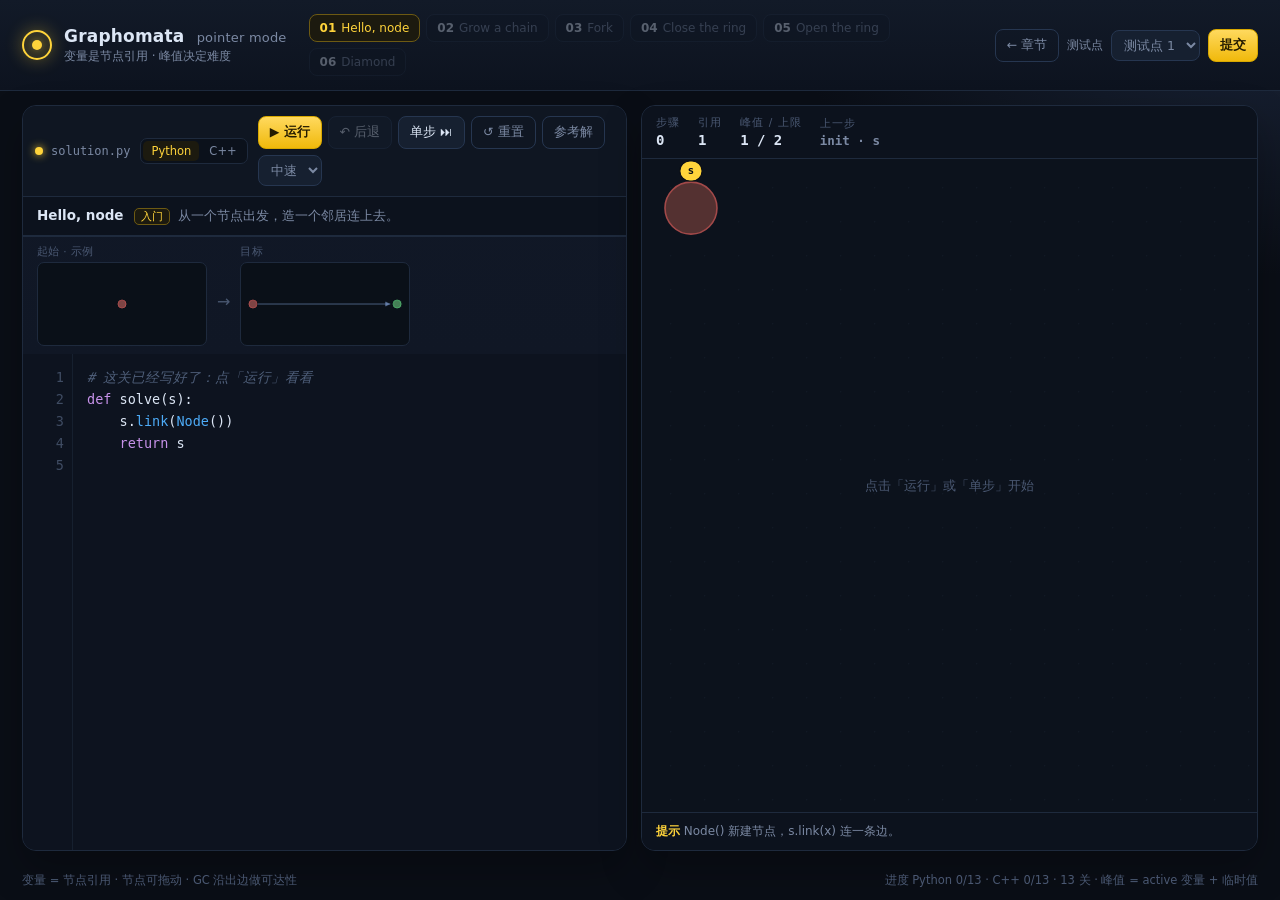
<file: index.html>
<!doctype html>
<html lang="zh-CN">
<head>
<meta charset="utf-8">
<title>Graphomata</title>
<meta http-equiv="refresh" content="0; url=web/">
</head>
<body>
<p>正在进入 <a href="web/">Graphomata</a> …</p>
</body>
</html>
</file>
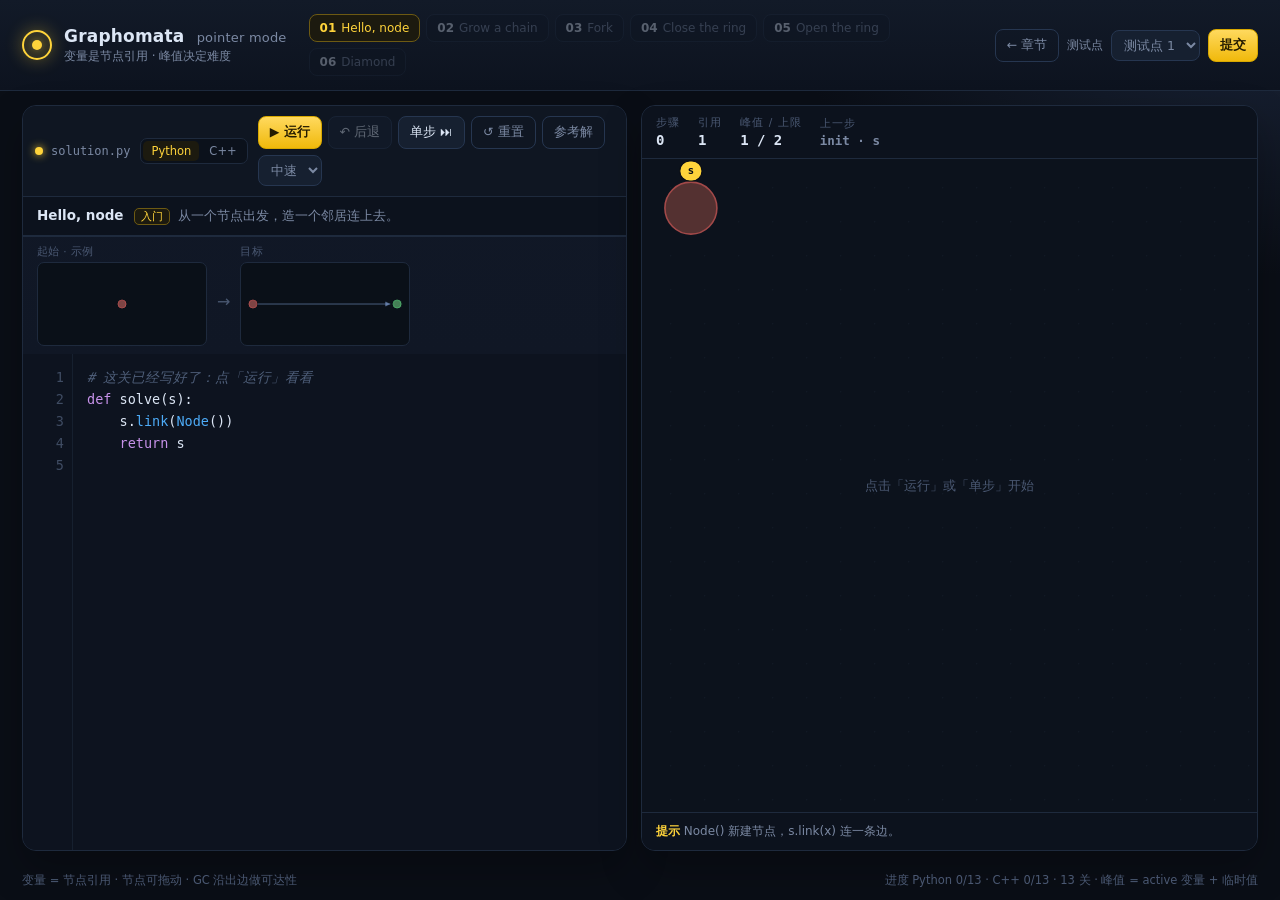
<file: web/index.html>
<!doctype html>
<html lang="zh-CN">
<head>
<meta charset="utf-8">
<meta name="viewport" content="width=device-width, initial-scale=1">
<title>Graphomata · Pointer</title>
<meta http-equiv="refresh" content="0; url=ptr/">
<style>
  html, body { height: 100%; margin: 0; background: #0a0e16; color: #dce6f5;
               font-family: system-ui, -apple-system, "Noto Sans SC", sans-serif; }
  .wrap { height: 100%; display: flex; align-items: center; justify-content: center; flex-direction: column; gap: 10px; }
  a { color: #ffd43b; }
  p { color: #7b89a3; font-size: 13px; }
</style>
</head>
<body>
<div class="wrap">
  <h1>Graphomata · Pointer Mode</h1>
  <p>正在进入 <a href="ptr/">ptr/</a> …</p>
</div>
</body>
</html>
</file>
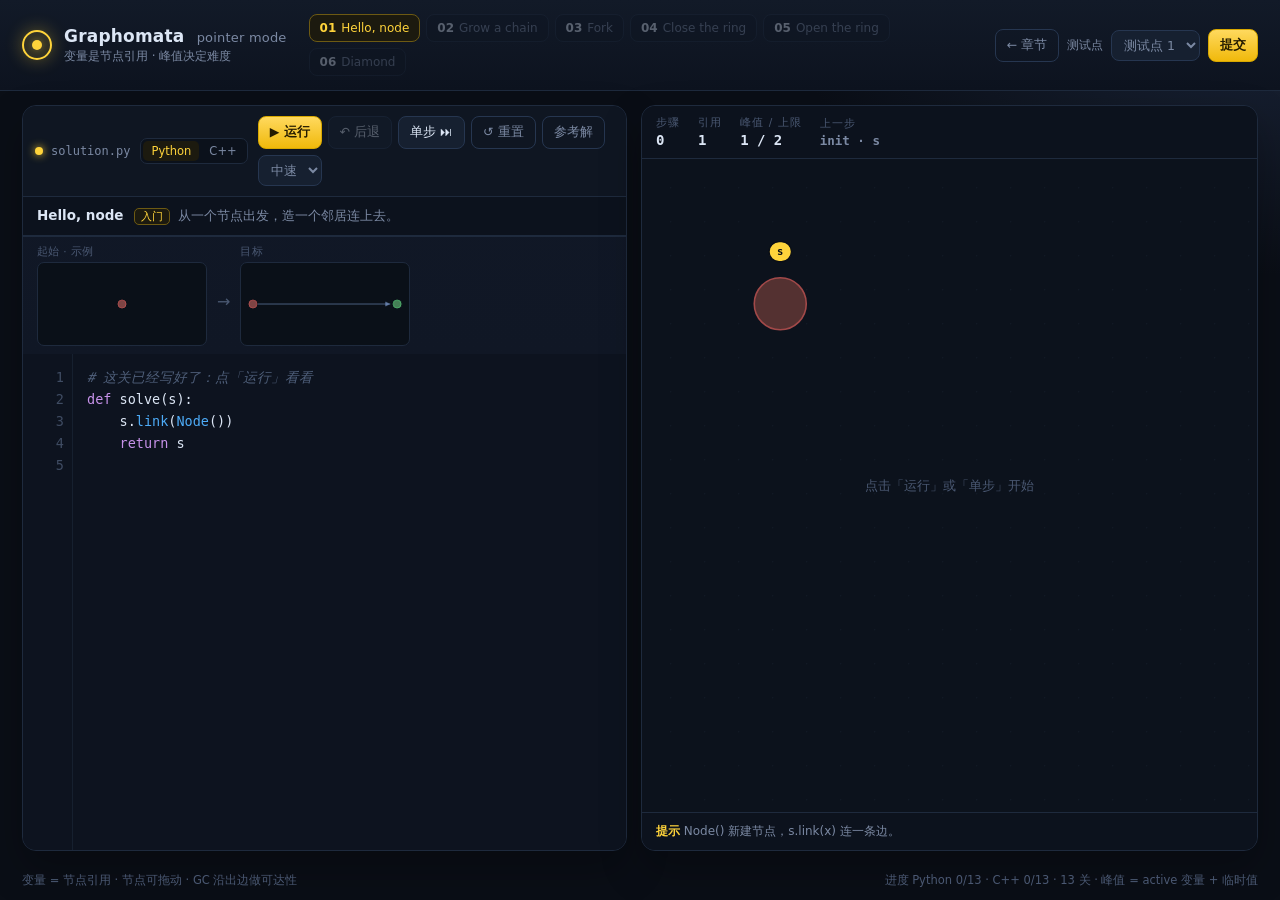
<file: web/ptr/index.html>
<!doctype html>
<html lang="zh-CN">
<head>
<meta charset="utf-8">
<meta name="viewport" content="width=device-width, initial-scale=1">
<title>Graphomata · Pointer</title>
<link rel="stylesheet" href="../style.css?v=4">
<style>
  .card.editor-card .msg { display: none; }
  .card.editor-card .msg.on { display: block; }
  .pointer-note { color: var(--faint); font-size: 11.5px; }
  #stage { touch-action: none; }
  button:disabled { opacity: .35; cursor: default; }
  .langs { display: flex; gap: 2px; background: #0b111b; border: 1px solid var(--line); border-radius: 7px; padding: 2px; }
  .langs button { border: 0; background: transparent; color: var(--dim); font-size: 11.5px; padding: 3px 8px; border-radius: 5px; cursor: pointer; }
  .langs button.on { background: #1c1a0f; color: var(--accent); }
  .verdict.case { color: #ffd43b; }
  .verdict.case.show { border-color: #6d5a13; background: #1c1a0f; }
  .levels button.solved::after { content: "✓"; color: #51cf66; margin-left: 5px; }
  #game-view { flex: 1; min-height: 0; display: flex; flex-direction: column; }
  #game-view[hidden] { display: none; }
  .chapter-view[hidden] { display: none; }
  .chapter-view { flex: 1; min-height: 0; overflow: auto; display: flex; justify-content: center; padding: 46px 24px 60px; }
  .chapter-wrap { width: min(1020px, 100%); }
  .chapter-hero { display: flex; align-items: center; gap: 14px; margin-bottom: 30px; }
  .chapter-hero h1 { margin: 0; font-size: 26px; letter-spacing: -.3px; }
  .chapter-hero h1 span { color: var(--faint); font-size: 13px; font-weight: 400; }
  .chapter-hero p { margin: 4px 0 0; color: var(--dim); font-size: 13px; }
  .chapter-view h2 { margin: 0 0 4px; font-size: 18px; }
  .chapter-hint { margin: 0 0 18px; color: var(--faint); font-size: 12px; }
  .chapter-cards { display: grid; grid-template-columns: 1fr 1fr; gap: 16px; }
  .chapter-card { border: 1px solid var(--line); background: #0d131f; border-radius: 14px; padding: 22px; cursor: pointer; transition: .15s; }
  .chapter-card:hover { border-color: #31425e; }
  .chapter-card.locked { opacity: .55; cursor: not-allowed; }
  .chapter-card h3 { margin: 0 0 8px; font-size: 18px; }
  .chapter-card p { margin: 0 0 16px; color: var(--dim); font-size: 12.5px; line-height: 1.65; }
  .chapter-card .prog { font-family: var(--mono); font-size: 12px; color: var(--accent); }
  .chapter-card .lock { margin-top: 10px; color: var(--faint); font-size: 11.5px; }
  .levels button.locked { opacity: .35; cursor: not-allowed; }
  @media (max-width: 760px) { .chapter-cards { grid-template-columns: 1fr; } }

  .example-row { display: flex; align-items: center; gap: 10px; padding: 8px 14px; border-top: 1px solid var(--line); }
  .example { display: flex; flex-direction: column; gap: 3px; }
  .example span { color: var(--faint); font-size: 10.5px; letter-spacing: .03em; }
  .example canvas { width: 170px; height: 84px; border: 1px solid var(--line); border-radius: 7px; background: #0a1018; }
  .example-arrow { color: var(--faint); font-size: 16px; margin-top: 12px; }
  @media (max-width: 900px) { .example canvas { width: 140px; height: 72px; } }
  .brief .diff {
    font-style: normal; font-size: 11px; color: var(--accent);
    border: 1px solid #6d5a13; background: #1c1a0f;
    border-radius: 5px; padding: 1px 6px; margin-right: 8px;
  }
</style>
</head>
<body>

<div id="chapter-view" class="chapter-view">
  <div class="chapter-wrap">
    <div class="chapter-hero">
      <div class="mark"></div>
      <div>
        <h1>Graphomata <span>pointer mode</span></h1>
        <p>图就是内存 · 13 关 · Python / C++</p>
      </div>
    </div>
    <h2>选择章节</h2>
    <p class="chapter-hint">第一章带参考解，先熟悉规则；第二章没有参考解。每通过一关，下一关才会解锁。</p>
    <div id="chapter-cards" class="chapter-cards"></div>
  </div>
</div>

<div id="game-view" hidden>

<header class="top">
  <div class="brand">
    <div class="mark"></div>
    <div>
      <h1>Graphomata <span>pointer mode</span></h1>
      <p>变量是节点引用 · 峰值决定难度</p>
    </div>
  </div>
  <nav id="levels" class="levels" aria-label="关卡"></nav>
  <div class="seedbox">
    <button id="back-chapters" class="ghost">← 章节</button>
    <span>测试点</span>
    <select id="case" title="选择测试点"></select>
    <button id="submit" class="primary" title="跑全部测试点，全部通过才算过关">提交</button>
  </div>
</header>

<main>
  <section class="card editor-card">
    <div class="card-head">
      <div class="file"><i></i><span id="file-name">solution.py</span></div>
      <div class="langs">
        <button id="lang-py" class="on">Python</button>
        <button id="lang-cpp">C++</button>
      </div>
      <div class="actions">
        <button id="run" class="primary">▶ 运行</button>
        <button id="back" title="后退一步">↶ 后退</button>
        <button id="step">单步 ⏭</button>
        <button id="reset" class="ghost">↺ 重置</button>
        <button id="load-ref" class="ghost">参考解</button>
        <select id="speed" title="运行速度">
          <option value="390">慢速</option>
          <option value="180" selected>中速</option>
          <option value="68">快速</option>
          <option value="0">瞬时</option>
        </select>
      </div>
    </div>

    <div class="brief">
      <b id="lv-title">—</b>
      <span id="lv-brief"></span>
    </div>

    <div class="example-row">
      <div class="example"><span>起始 · 示例</span><canvas id="ex-start"></canvas></div>
      <div class="example-arrow">→</div>
      <div class="example"><span id="ex-goal-label">目标</span><canvas id="ex-goal"></canvas></div>
    </div>

    <div class="editor">
      <div class="gutter" id="gutter"></div>
      <div class="code-wrap">
        <div class="line-hl" id="line-hl"></div>
        <div class="line-err" id="line-err"></div>
        <pre class="hl" id="hl" aria-hidden="true"></pre>
        <textarea id="code" spellcheck="false" autocapitalize="off" autocomplete="off" autocorrect="off"></textarea>
      </div>
    </div>

    <div class="msg" id="msg"></div>
  </section>

  <section class="card stage-card">
    <div class="stage-head">
      <div class="stat"><span>步骤</span><b id="steps">0</b></div>
      <div class="stat"><span>引用</span><b id="refs">1</b></div>
      <div class="stat"><span>峰值 / 上限</span><b id="peak">1 / 1</b></div>
      <div class="stat wide"><span>上一步</span><b id="lastop">初始化</b></div>
      <div class="verdict" id="verdict"></div>
    </div>

    <div class="canvas-wrap">
      <canvas id="stage"></canvas>
      <div class="empty" id="empty">点击「运行」或「单步」开始</div>
    </div>

    <div class="hint" id="hint"></div>
  </section>
</main>

<footer>
  <span>变量 = 节点引用 · 节点可拖动 · GC 沿出边做可达性</span>
  <span><span id="progress"></span> · <span id="loadinfo"></span></span>
</footer>

</div>

<script src="world.js?v=4"></script>
<script src="parser.js?v=4"></script>
<script src="interp.js?v=4"></script>
<script src="cpp.js?v=4"></script>
<script src="levels.js?v=4"></script>
<script src="app.js?v=4"></script>
</body>
</html>
</file>
<file: web/style.css>
:root {
  --bg: #0a0e16;
  --panel: #111826;
  --panel-2: #0d131f;
  --line: #1e2a3d;
  --ink: #dce6f5;
  --dim: #7b89a3;
  --faint: #4a5872;
  --accent: #ffd43b;
  --green: #51cf66;
  --red: #ff6b6b;
  --blue: #4dabf7;
  --mono: ui-monospace, SFMono-Regular, "DejaVu Sans Mono", Menlo, Consolas, monospace;
  --sans: system-ui, -apple-system, "Segoe UI", "Noto Sans SC", "PingFang SC", sans-serif;
  --lh: 22px;
}

* { box-sizing: border-box; }

html, body {
  height: 100%;
  margin: 0;
}

body {
  display: flex;
  flex-direction: column;
  background:
    radial-gradient(1200px 600px at 70% -10%, #17203300 0%, transparent 60%),
    radial-gradient(900px 500px at 100% 0%, #1a2438 0%, transparent 55%),
    var(--bg);
  color: var(--ink);
  font-family: var(--sans);
  font-size: 14px;
  overflow: hidden;
}

/* ------------------------------------------------------------------ header */
.top {
  display: flex;
  align-items: center;
  gap: 22px;
  padding: 14px 22px;
  border-bottom: 1px solid var(--line);
  background: linear-gradient(180deg, #121a28, #0d131f);
}

.brand { display: flex; align-items: center; gap: 12px; min-width: 260px; }

.mark {
  width: 30px; height: 30px; border-radius: 50%;
  border: 2px solid var(--accent);
  box-shadow: 0 0 18px #ffd43b55, inset 0 0 10px #ffd43b33;
  position: relative;
}
.mark::after {
  content: "";
  position: absolute; inset: 8px;
  border-radius: 50%;
  background: var(--accent);
  box-shadow: 0 0 12px var(--accent);
}

h1 { margin: 0; font-size: 17px; font-weight: 650; letter-spacing: .2px; }
h1 span { color: var(--dim); font-weight: 500; font-size: 13px; margin-left: 6px; }
.brand p { margin: 2px 0 0; color: var(--dim); font-size: 12px; }

.levels { display: flex; gap: 6px; flex-wrap: wrap; flex: 1; }

.levels button {
  border: 1px solid var(--line);
  background: #0e1521;
  color: var(--dim);
  border-radius: 8px;
  padding: 6px 10px;
  font-size: 12px;
  cursor: pointer;
  transition: .15s;
}
.levels button b { color: var(--ink); font-weight: 600; margin-right: 5px; }
.levels button:hover { border-color: #31425e; color: var(--ink); }
.levels button.on {
  border-color: #6d5a13;
  background: #1c1a0f;
  color: var(--accent);
}
.levels button.on b { color: var(--accent); }

.seedbox { display: flex; align-items: center; gap: 8px; color: var(--dim); font-size: 12px; font-family: var(--mono); }
.seedbox b { color: var(--ink); }

/* -------------------------------------------------------------------- main */
main {
  flex: 1;
  min-height: 0;
  display: grid;
  grid-template-columns: minmax(430px, 1fr) minmax(430px, 1.02fr);
  gap: 14px;
  padding: 14px 22px;
}

.card {
  background: linear-gradient(180deg, #111827, #0e1521);
  border: 1px solid var(--line);
  border-radius: 14px;
  min-height: 0;
  display: flex;
  flex-direction: column;
  overflow: hidden;
  box-shadow: 0 18px 40px #00000040;
}

.card-head {
  display: flex;
  align-items: center;
  justify-content: space-between;
  gap: 10px;
  padding: 10px 12px;
  border-bottom: 1px solid var(--line);
  background: #0f1622;
}

.file { display: flex; align-items: center; gap: 8px; color: var(--dim); font-family: var(--mono); font-size: 12px; }
.file i { width: 8px; height: 8px; border-radius: 50%; background: var(--accent); box-shadow: 0 0 8px var(--accent); }

.actions { display: flex; gap: 6px; align-items: center; flex-wrap: wrap; }

button, select {
  font-family: var(--sans);
  font-size: 12.5px;
  color: var(--ink);
  background: #162030;
  border: 1px solid #263650;
  border-radius: 8px;
  padding: 7px 11px;
  cursor: pointer;
  transition: .15s;
}
button:hover, select:hover { border-color: #3a5074; background: #1a2638; }
button:active { transform: translateY(1px); }
button.primary {
  background: linear-gradient(180deg, #ffd95e, #f0b90b);
  color: #241b00;
  border-color: #d8a800;
  font-weight: 700;
}
button.primary:hover { filter: brightness(1.06); }
button.ghost { background: transparent; color: var(--dim); }
button:disabled { opacity: .45; cursor: default; transform: none; }

select { padding: 6px 8px; color: var(--dim); }

.brief {
  display: flex;
  gap: 10px;
  align-items: baseline;
  padding: 10px 14px;
  border-bottom: 1px solid var(--line);
  font-size: 13px;
  color: var(--dim);
  background: #0c121d;
}
.brief b { color: var(--ink); white-space: nowrap; font-size: 13.5px; }

/* ------------------------------------------------------------------ editor */
.editor {
  display: flex;
  flex: 1;
  min-height: 0;
  background: var(--panel-2);
}

.gutter {
  width: 50px;
  flex: none;
  padding: 12px 8px 12px 0;
  text-align: right;
  color: #3f4c63;
  font-family: var(--mono);
  font-size: 13.5px;
  line-height: var(--lh);
  overflow: hidden;
  user-select: none;
  border-right: 1px solid #16202f;
}
.gutter div { height: var(--lh); }
.gutter div.active { color: var(--accent); }
.gutter div.error { color: var(--red); }

.code-wrap { position: relative; flex: 1; min-width: 0; }

.hl, textarea#code {
  position: absolute;
  inset: 0;
  margin: 0;
  padding: 12px 14px;
  border: 0;
  font-family: var(--mono);
  font-size: 13.5px;
  line-height: var(--lh);
  white-space: pre;
  tab-size: 4;
  overflow: auto;
}

.hl {
  pointer-events: none;
  overflow: hidden;
  color: var(--ink);
  z-index: 1;
}

textarea#code {
  color: transparent;
  background: transparent;
  caret-color: var(--accent);
  resize: none;
  outline: none;
  z-index: 2;
}
textarea#code::selection { background: rgba(77, 171, 247, 0.22); }
textarea#code.composing { color: var(--ink); background: #0d131f; }

.line-hl, .line-err {
  position: absolute;
  left: 0;
  right: 0;
  height: var(--lh);
  z-index: 0;
  pointer-events: none;
  display: none;
}
.line-hl { background: #ffd43b0d; border-left: 2px solid #ffd43b66; }
.line-err { background: #ff6b6b14; border-left: 2px solid var(--red); }

/* syntax */
.tok-kw { color: #c792ea; }
.tok-str { color: #a5e075; }
.tok-com { color: #4f5f7a; font-style: italic; }
.tok-num { color: #f2b36b; }
.tok-bi { color: var(--blue); }
.tok-cur { color: var(--accent); font-weight: 600; }
.tok-w { color: #7ee0d0; }

/* ------------------------------------------------------------------- msg */
.msg {
  display: none;
  padding: 8px 14px;
  font-family: var(--mono);
  font-size: 12px;
  border-top: 1px solid #3a1d22;
  background: #1d0f13;
  color: #ff9d9d;
}
.msg.on { display: block; }
.msg.ok { background: #0f1d14; border-color: #1e3a27; color: #86e29b; }

.console {
  border-top: 1px solid var(--line);
  background: #0b111b;
  display: flex;
  gap: 10px;
  padding: 8px 14px;
  min-height: 46px;
  max-height: 92px;
  overflow: auto;
}
.console-label {
  color: var(--faint);
  font-size: 10.5px;
  letter-spacing: .14em;
  text-transform: uppercase;
  padding-top: 3px;
  flex: none;
}
.console pre {
  margin: 0;
  font-family: var(--mono);
  font-size: 12px;
  color: #9fb0c9;
  white-space: pre-wrap;
  line-height: 1.5;
}

/* ------------------------------------------------------------------ stage */
.stage-head {
  display: flex;
  align-items: center;
  gap: 18px;
  padding: 10px 14px;
  border-bottom: 1px solid var(--line);
  background: #0c121d;
  font-size: 11.5px;
}
.stat { display: flex; flex-direction: column; gap: 2px; }
.stat span { color: var(--faint); font-size: 10.5px; letter-spacing: .1em; text-transform: uppercase; }
.stat b { font-family: var(--mono); font-size: 14px; font-weight: 600; }
.stat.wide b { font-size: 12.5px; color: var(--dim); }

.verdict {
  margin-left: auto;
  font-family: var(--mono);
  font-size: 12px;
  padding: 5px 10px;
  border-radius: 7px;
  border: 1px solid transparent;
  opacity: 0;
  transition: .2s;
}
.verdict.show { opacity: 1; }
.verdict.pass { color: #8ef2a5; border-color: #245c33; background: #0f2415; }
.verdict.fail { color: #ff9d9d; border-color: #5c2424; background: #240f0f; }

.canvas-wrap { position: relative; flex: 1; min-height: 0; }
#stage { position: absolute; inset: 0; width: 100%; height: 100%; display: block; }

.empty {
  position: absolute;
  inset: 0;
  display: flex;
  align-items: center;
  justify-content: center;
  color: var(--faint);
  font-size: 13px;
  pointer-events: none;
  transition: opacity .2s;
}
.empty.hide { opacity: 0; }

.home {
  display: flex;
  align-items: center;
  gap: 12px;
  padding: 9px 14px;
  border-top: 1px solid var(--line);
  background: #0b111b;
  font-size: 11px;
}
.home-label { color: var(--faint); letter-spacing: .14em; font-size: 10px; }
#home-chips { display: flex; gap: 6px; }
.chip {
  width: 24px; height: 24px; border-radius: 50%;
  display: flex; align-items: center; justify-content: center;
  font-family: var(--mono); font-size: 11px; font-weight: 700;
  color: #0a0e16;
  border: 1px solid #00000055;
  opacity: .18;
  transition: .2s;
}
.chip.on { opacity: 1; }
.legend { margin-left: auto; display: flex; align-items: center; gap: 6px; color: var(--faint); font-size: 10.5px; }
.legend i { width: 14px; height: 2px; display: inline-block; margin-left: 8px; }
.lg-edge { background: #4a5f80; }
.lg-add { background: var(--green); }
.lg-del { background: var(--red); }

.hint {
  padding: 10px 14px;
  border-top: 1px solid var(--line);
  background: #0c121d;
  color: var(--dim);
  font-size: 12px;
  min-height: 38px;
}
.hint b { color: var(--accent); font-weight: 600; }

/* ----------------------------------------------------------------- footer */
footer {
  display: flex;
  justify-content: space-between;
  gap: 12px;
  padding: 8px 22px 12px;
  color: var(--faint);
  font-size: 11.5px;
}
footer code { color: var(--dim); }

@media (max-width: 1020px) {
  body { overflow: auto; }
  main { grid-template-columns: 1fr; }
  .editor-card { min-height: 560px; }
  .stage-card { min-height: 560px; }
  .brand { min-width: 0; }
  .top { flex-wrap: wrap; }
}
</file>
